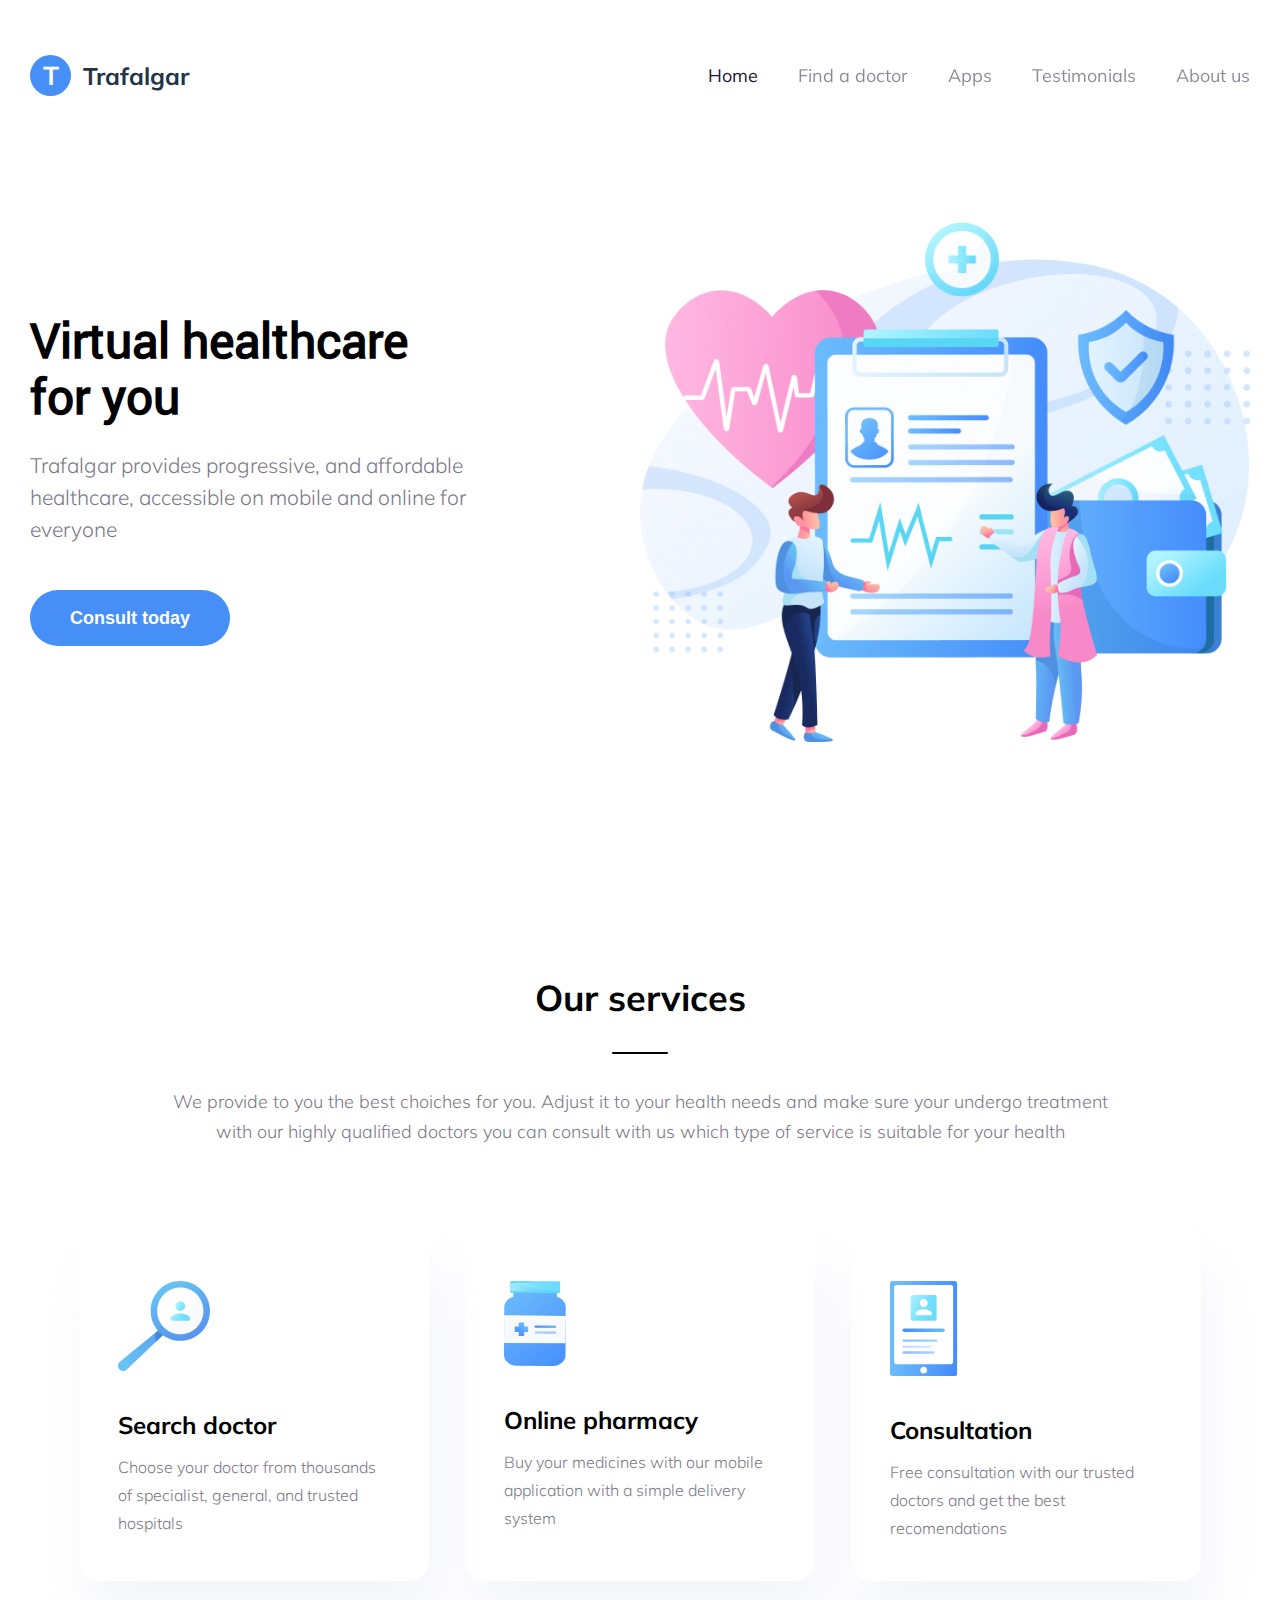
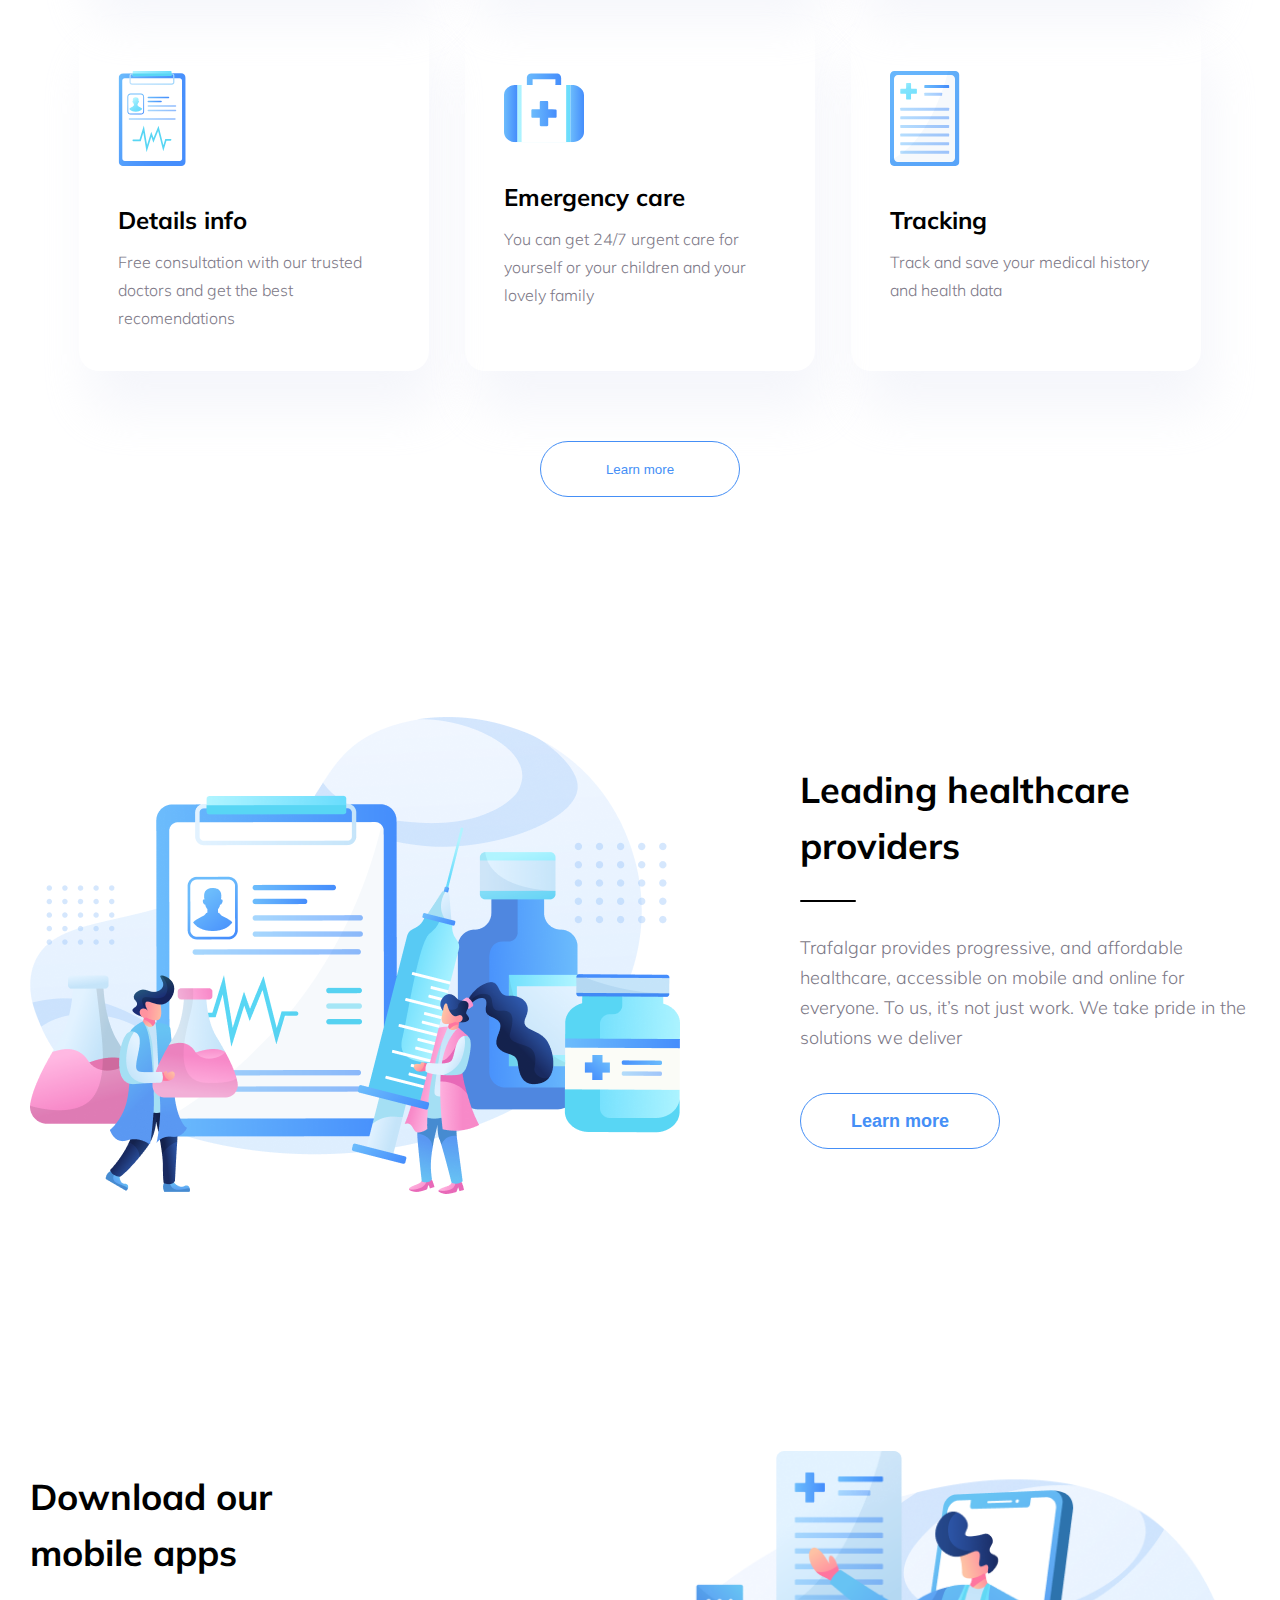
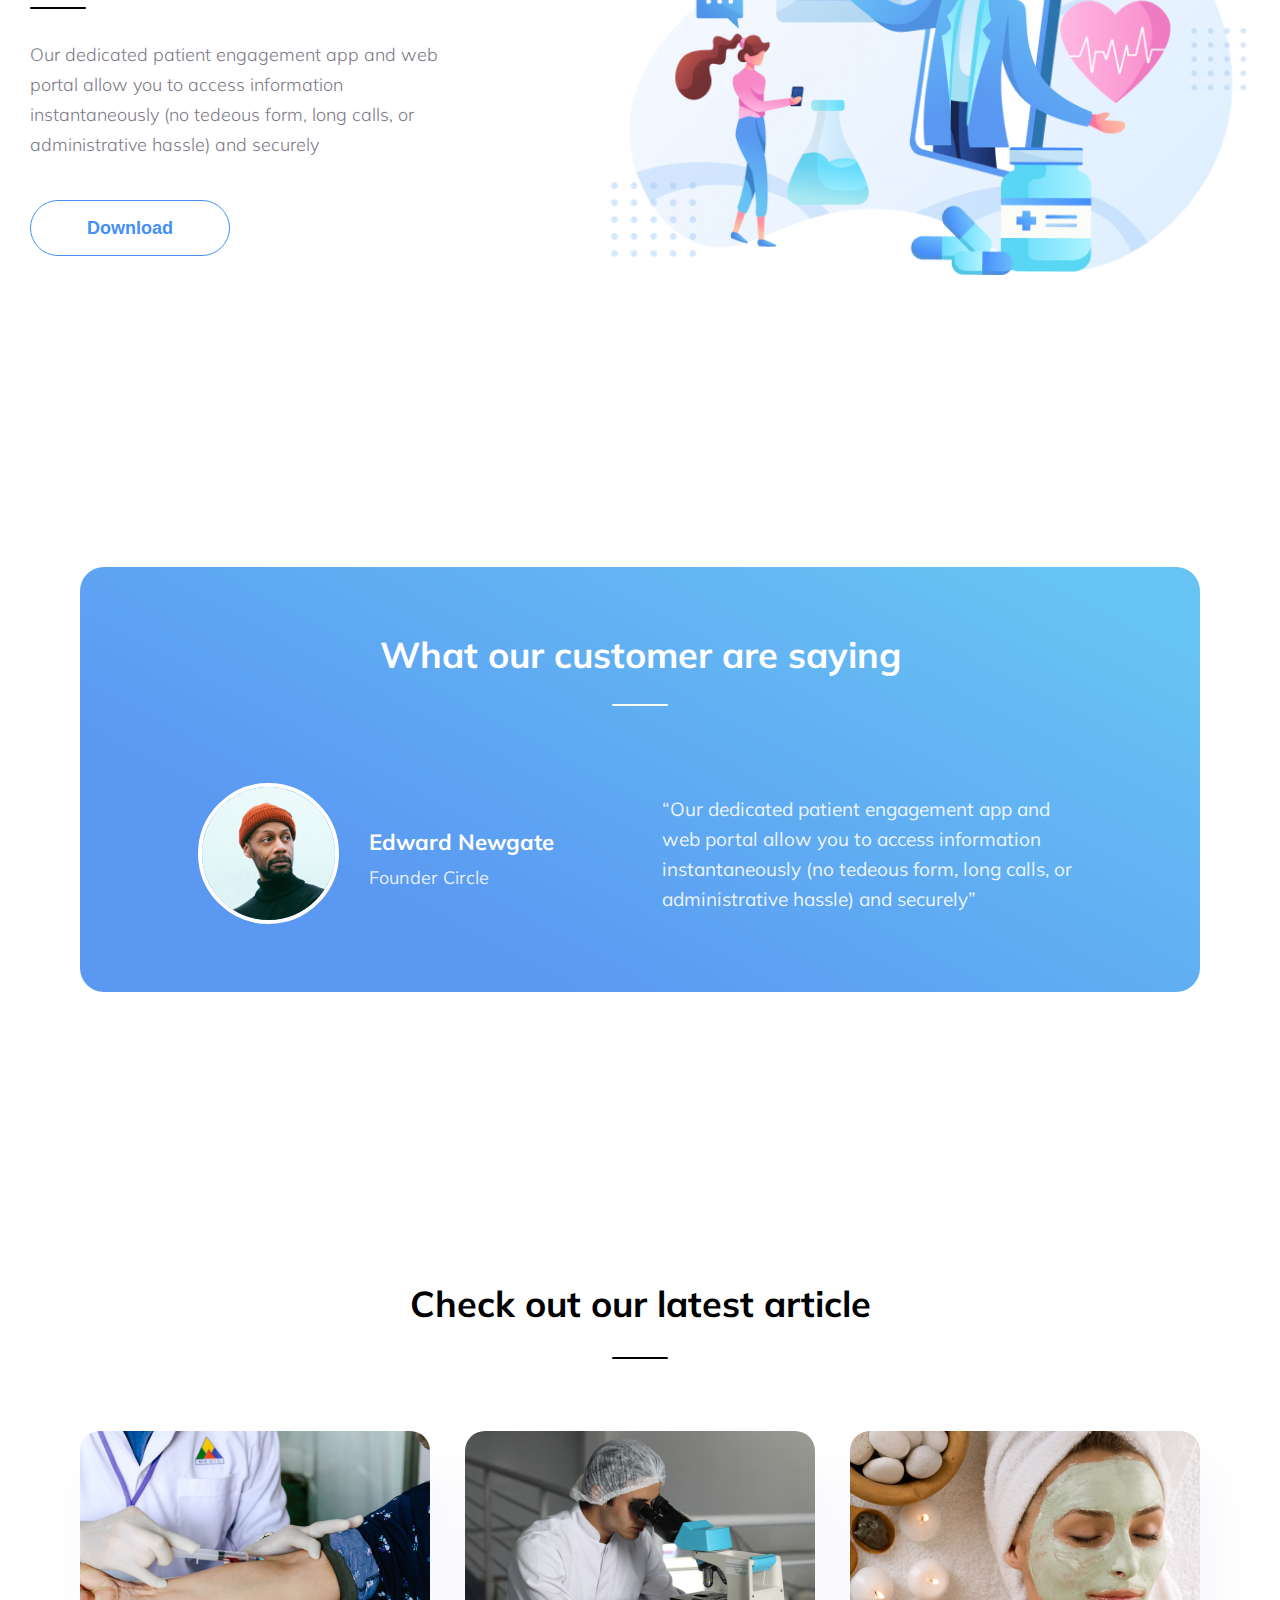
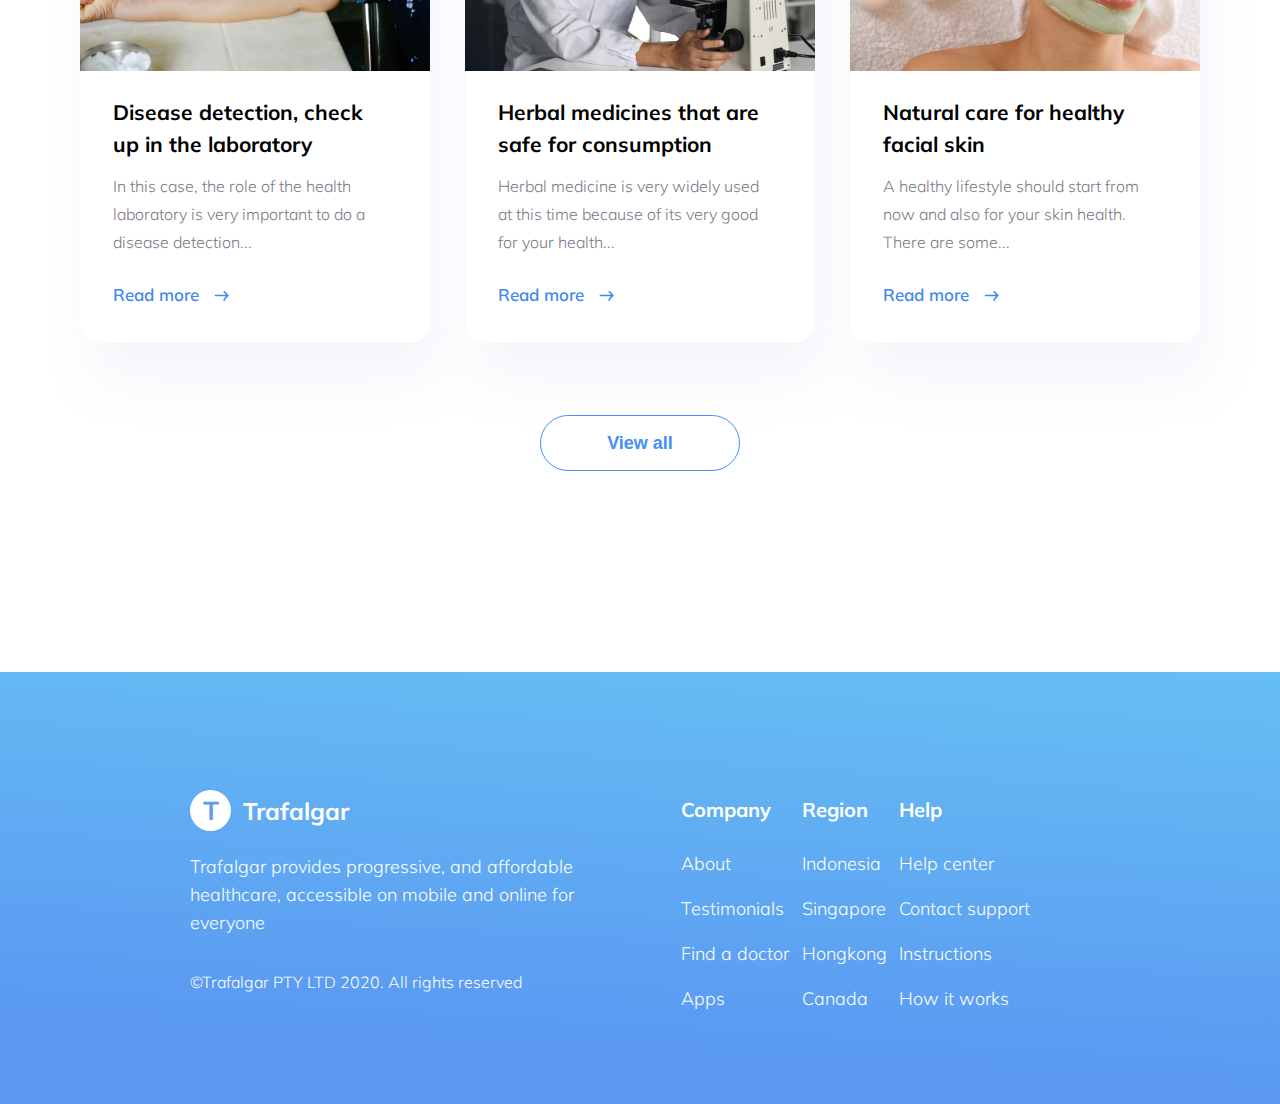
<file: index.html>
<!DOCTYPE html><html lang="en"><head><meta charset="UTF-8"><meta name="viewport" content="width=device-width, initial-scale=1.0"><title>Title</title><link rel="stylesheet" href="main.0b862749.css"><link rel="preconnect" href="https://fonts.gstatic.com"><link href="https://fonts.googleapis.com/css2?family=Mulish:ital,wght@0,200;0,300;0,400;0,500;0,600;0,700;0,800;0,900;1,200;1,300;1,400;1,500;1,600;1,700;1,800;1,900&display=swap" rel="stylesheet"></head><body> <header class="header"> <div class="header__logo"> <div class="header__icon"> <span class="header__t">T</span> </div> <p class="header__trafalgar">Trafalgar</p> </div> <nav class="header__nav"> <ul class="header__list"> <li class="header__item"> <a href="#" class="header__link"> Home </a> </li> <li class="header__item"> <a href="#" class="header__link"> Find a doctor </a> </li> <li class="header__item"> <a href="#" class="header__link"> Apps </a> </li> <li class="header__item"> <a href="#" class="header__link"> Testimonials </a> </li> <li class="header__item"> <a href="#" class="header__link"> About us </a> </li> </ul> </nav> <div class="header__menu"> <a href="#" class="header__link"> <img class="header__burger" alt="menu icon" src="menu.aebfe86c.svg">  </a> </div> </header> <main class="main"> <section class="healthcare"> <div class="healthcare__left"> <h1 class="healthcare__text"> Virtual healthcare for you </h1> <p class="healthcare__title"> Trafalgar provides progressive, and affordable healthcare, accessible on mobile and online for everyone </p> <button class="healthcare__button button" type="button"> Consult today </button> </div> <div class="healthcare__right"> </div> </section> <section class="services"> <h3 class="services__text"> Our services </h3> <p class="services__title"> We provide to you the best choiches for you. Adjust it to your health needs and make sure your undergo treatment with our highly qualified doctors you can consult with us which type of service is suitable for your health </p> <div class="services__catalog"> <div class="services__card"> <img src="doctor.0b1c87aa.svg" alt="icon"> <h4> Search doctor </h4> <p> Choose your doctor from thousands of specialist, general, and trusted hospitals </p> </div> <div class="services__card"> <img src="pharmacy.0dcab9a1.svg" alt="icon"> <h4> Online pharmacy </h4> <p> Buy your medicines with our mobile application with a simple delivery system </p> </div> <div class="services__card"> <img src="Consultation.331203a8.svg" alt="icon"> <h4> Consultation </h4> <p> Free consultation with our trusted doctors and get the best recomendations </p> </div> <div class="services__card"> <img src="detail.9ae621e6.svg" alt="icon"> <h4> Details info </h4> <p> Free consultation with our trusted doctors and get the best recomendations </p> </div> <div class="services__card"> <img src="care.3ba62c9b.svg" alt="icon"> <h4> Emergency care </h4> <p> You can get 24/7 urgent care for yourself or your children and your lovely family </p> </div> <div class="services__card"> <img src="Tracking.5bbfb4c1.svg" alt="icon"> <h4> Tracking </h4> <p> Track and save your medical history and health data </p> </div> </div> <button type="button" class="services__button button"> Learn more </button> </section> <section class="gallery"> <div class="gallery__wrapper"> <div class="gallery__container"> <div class="gallery__back"> </div> <div class="gallery__right"> <h3 class="gallery__text"> Leading healthcare providers </h3> <p class="gallery__title"> Trafalgar provides progressive, and affordable healthcare, accessible on mobile and online for everyone. To us, it’s not just work. We take pride in the solutions we deliver </p> <button type="button" class="gallery__button button"> Learn more </button> </div> </div> </div> <div class="gallery__wrapper"> <div class="gallery__container"> <div class="gallery__right gallery__right-small"> <h3 class="gallery__text"> Download our <br> mobile apps </h3> <p class="gallery__title"> Our dedicated patient engagement app and web portal allow you to access information instantaneously (no tedeous form, long calls, or administrative hassle) and securely </p> <button type="button" class="gallery__button button"> Download </button> </div> <div class="gallery__back gallery__back-new"> </div> </div> </div> </section> <section class="customer"> <div class="customer__container"> <h3 class="customer__text"> What our customer are saying </h3> <div class="customer__wrapper"> <div class="customer__info"> <img src="image 1.9bd51466.png" class="customer__photo" alt="Edward">  <div> <p class="customer__name">Edward Newgate</p> <p class="customer__founder">Founder Circle</p> </div> </div> <p class="customer__quote"> “Our dedicated patient engagement app and web portal allow you to access information instantaneously (no tedeous form, long calls, or administrative hassle) and securely” </p> </div> </div> </section> <section class="article"> <h3 class="article__header"> Check out our latest article </h3> <div class="article__catalog"> <div class="article__card"> <img src="1.8e6509ce.png" alt="photo" class="article__photo">  <div class="article__container"> <h4 class="article__text"> Disease detection, check up in the laboratory </h4> <p class="article__title"> In this case, the role of the health laboratory is very important to do a disease detection... </p> <a href="#" class="article__link"> Read more </a> </div> </div> <div class="article__card"> <img src="2.c75007f2.png" alt="photo" class="article__photo">  <div class="article__container"> <h4 class="article__text"> Herbal medicines that are safe for consumption </h4> <p class="article__title"> Herbal medicine is very widely used at this time because of its very good for your health... </p> <a href="#" class="article__link"> Read more </a> </div> </div> <div class="article__card"> <img src="3.3042ef33.png" alt="photo" class="article__photo">  <div class="article__container"> <h4 class="article__text"> Natural care for healthy facial skin </h4> <p class="article__title"> A healthy lifestyle should start from now and also for your skin health. There are some... </p> <a href="#" class="article__link"> Read more </a> </div> </div> </div> <button type="button" class="article__button button"> View all </button> </section> </main> <footer class="footer"> <div class="footer__description"> <div class="footer__logo"> <div class="footer__icon"> <span class="footer__t">T</span> </div> <p class="footer__trafalgar">Trafalgar</p> </div> <p class="footer__title"> Trafalgar provides progressive, and affordable healthcare, accessible on mobile and online for everyone </p> <p class="footer__data"> ©Trafalgar PTY LTD 2020. All rights reserved </p> </div> <div class="footer__nav"> <nav> <h3 class="footer__text">Company</h3> <ul class="footer__list"> <li class="footer__item"> <a class="footer__link" href="#"> About </a> </li> <li class="footer__item"> <a class="footer__link" href="#"> Testimonials </a> </li> <li class="footer__item"> <a class="footer__link" href="#"> Find a doctor </a> </li> <li class="footer__item"> <a class="footer__link" href="#"> Apps </a> </li> </ul> </nav> <nav> <h3 class="footer__text">Region</h3> <ul class="footer__list"> <li class="footer__item"> <a class="footer__link" href="#"> Indonesia </a> </li> <li class="footer__item"> <a class="footer__link" href="#"> Singapore </a> </li> <li class="footer__item"> <a class="footer__link" href="#"> Hongkong </a> </li> <li class="footer__item"> <a class="footer__link" href="#"> Canada </a> </li> </ul> </nav> <nav> <h3 class="footer__text">Help</h3> <ul class="footer__list"> <li class="footer__item"> <a class="footer__link" href="#"> Help center </a> </li> <li class="footer__item"> <a class="footer__link" href="#"> Contact support </a> </li> <li class="footer__item"> <a class="footer__link" href="#"> Instructions </a> </li> <li class="footer__item"> <a class="footer__link" href="#"> How it works </a> </li> </ul> </nav> </div> </footer> <script type="text/javascript" src="main.b2b0b56a.js"></script> </body></html>
</file>
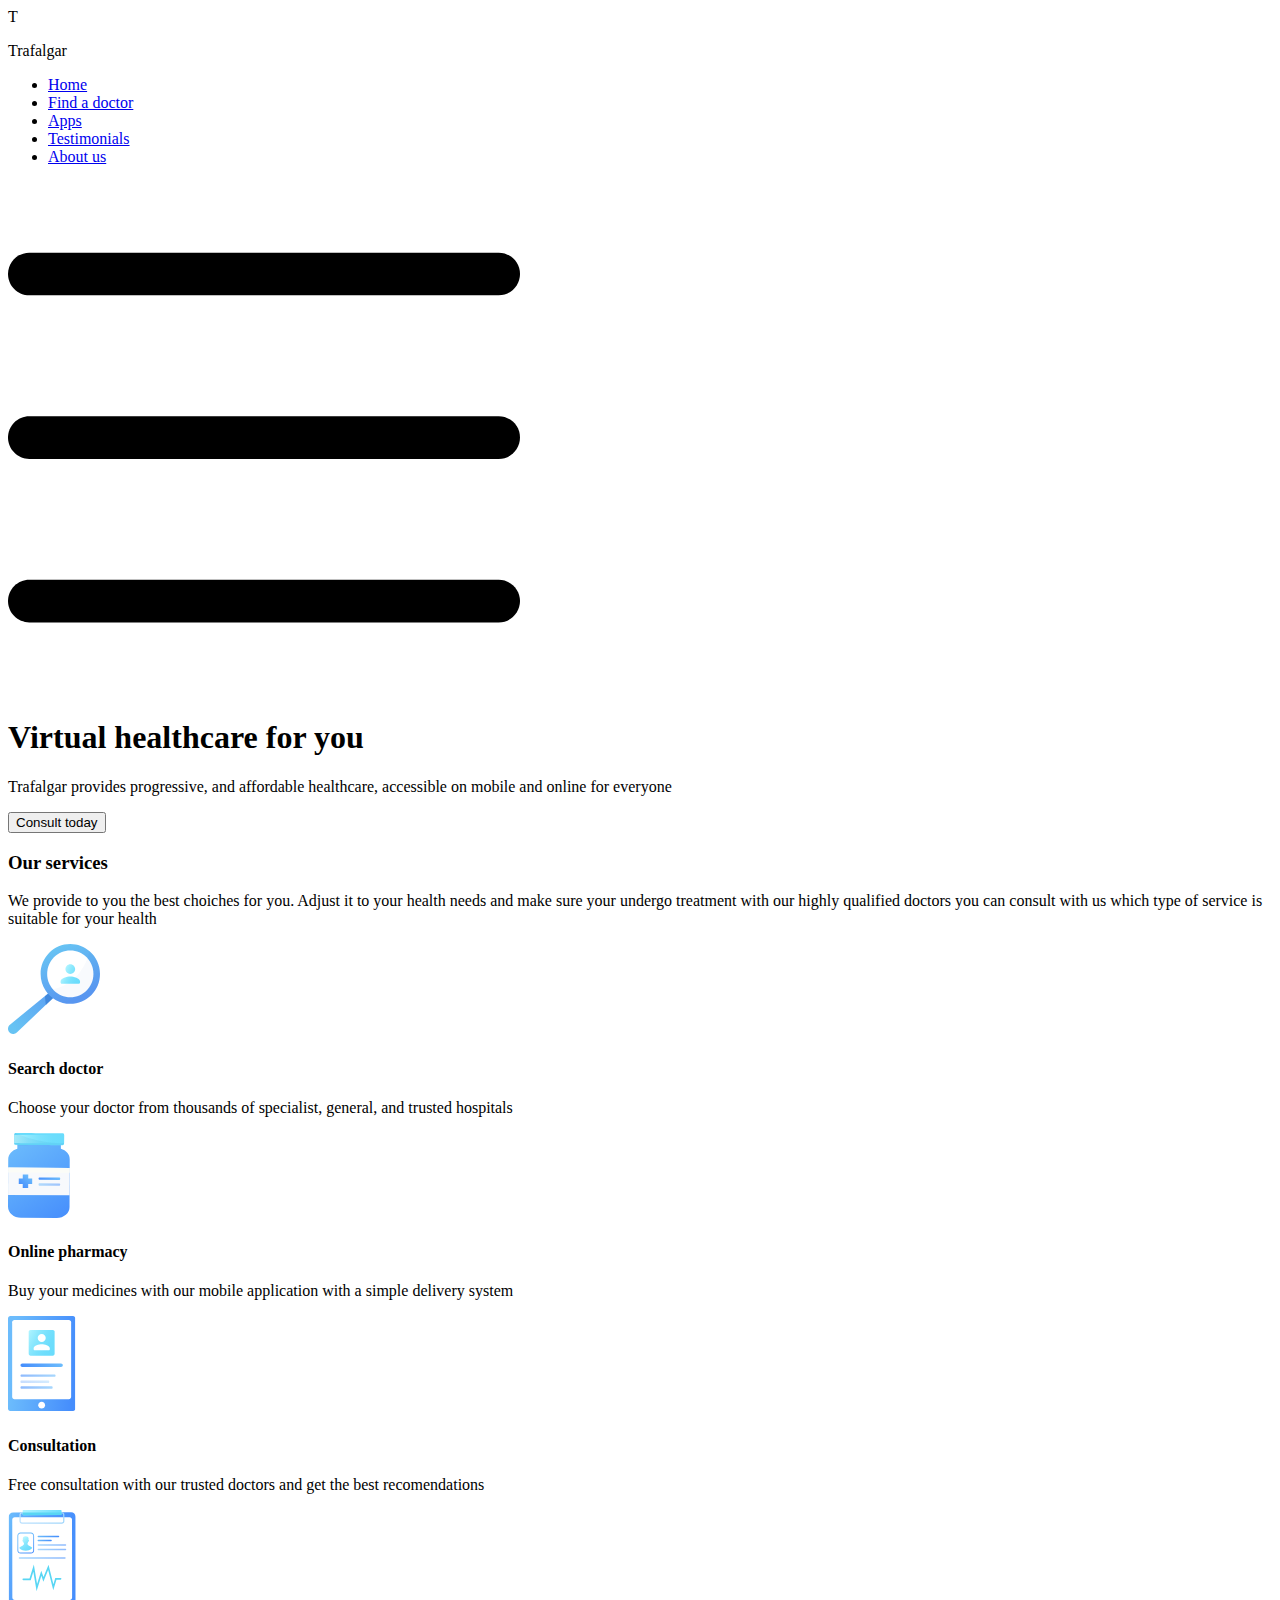
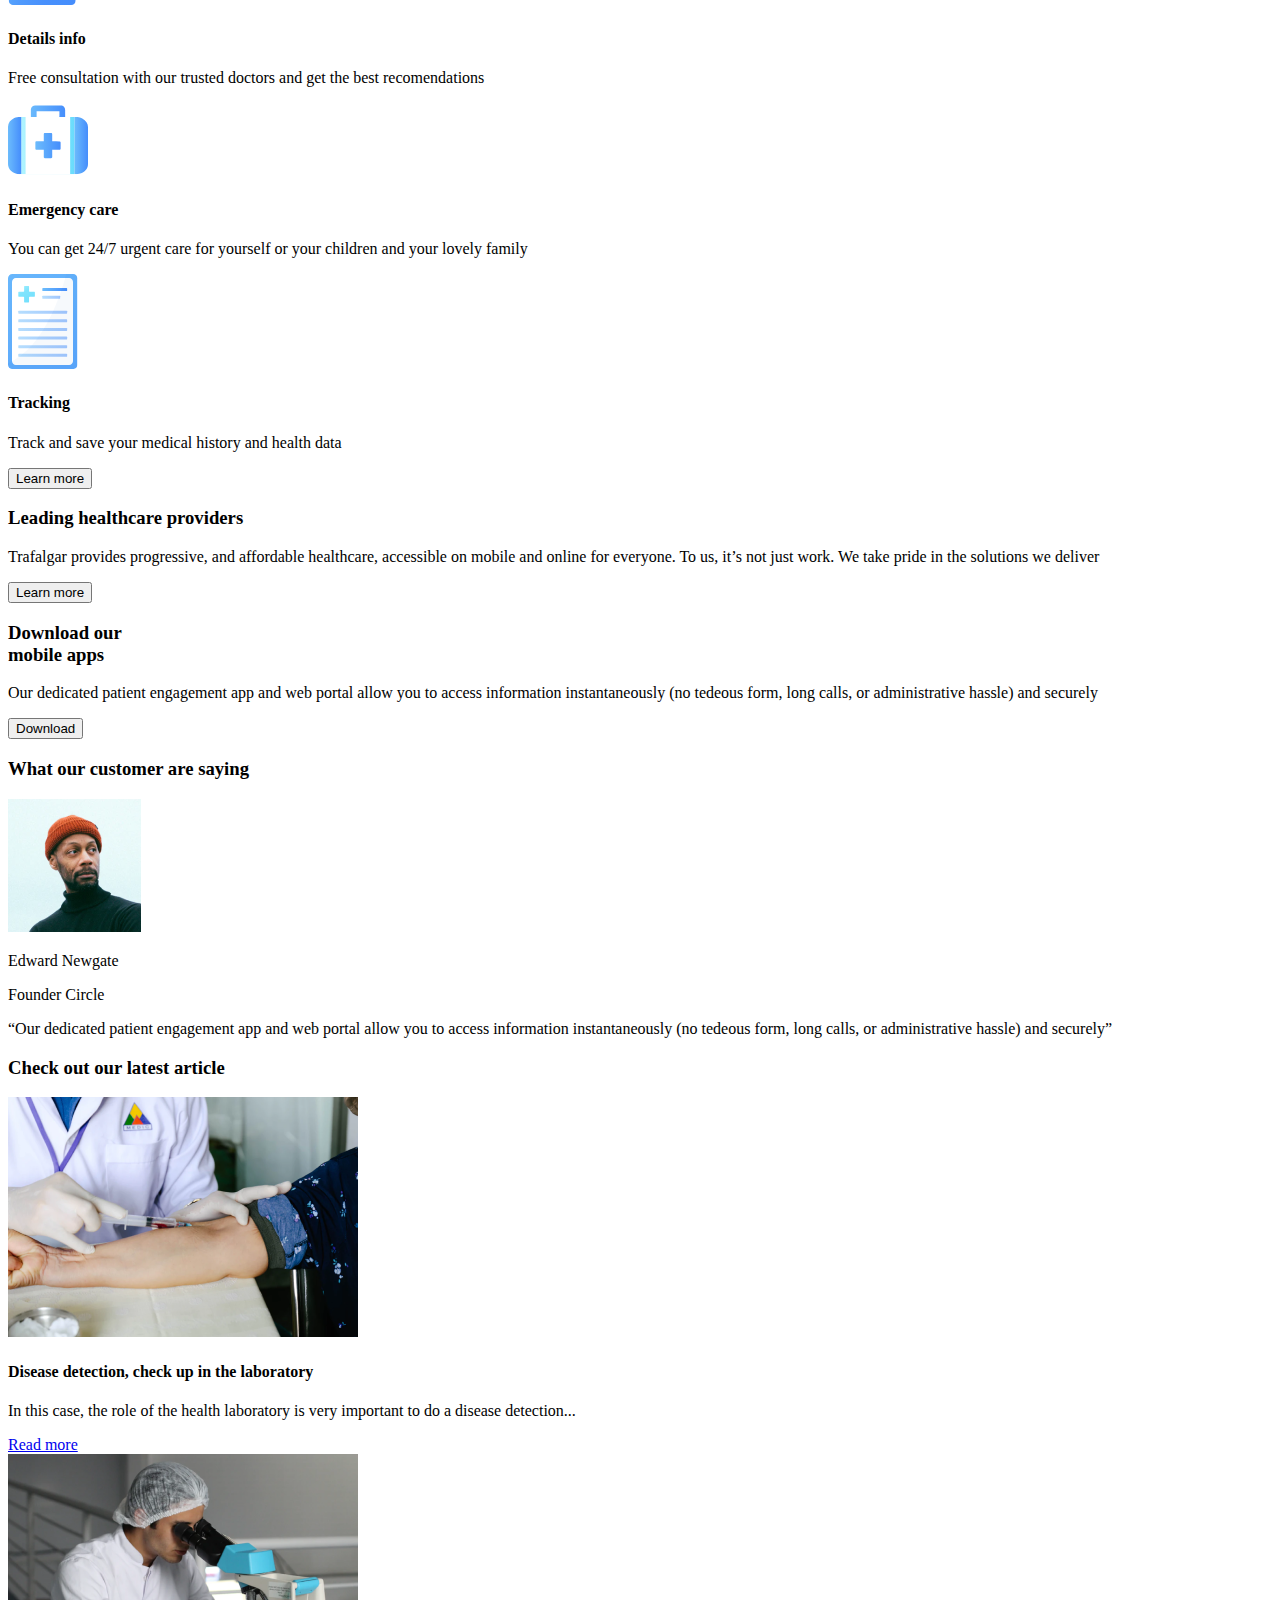
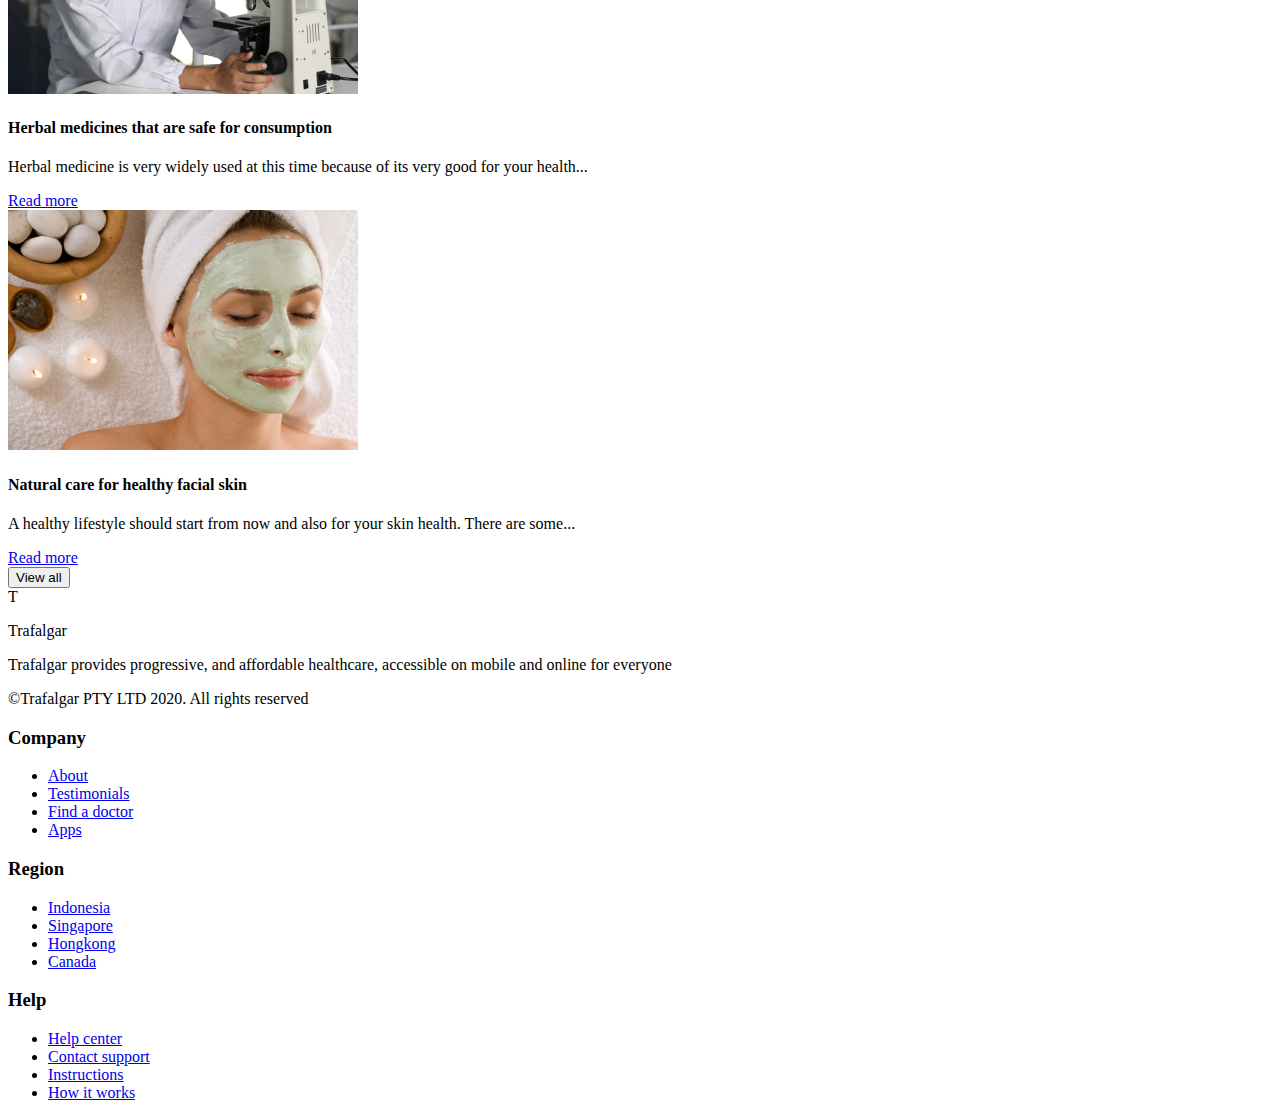
<file: src/index.html>
<!DOCTYPE html>
<html lang="en">
  <head>
    <meta charset="UTF-8">
    <meta name="viewport" content="width=device-width, initial-scale=1.0">
    <title>Title</title>
    <link rel="stylesheet" href="./styles/main.scss">
    <link rel="preconnect" href="https://fonts.gstatic.com">
    <link href="https://fonts.googleapis.com/css2?family=Mulish:ital,wght@0,200;0,300;0,400;0,500;0,600;0,700;0,800;0,900;1,200;1,300;1,400;1,500;1,600;1,700;1,800;1,900&display=swap" rel="stylesheet">
  </head>
  <body>

    <header class="header">
      <div class="header__logo">
        <div class="header__icon">
          <span class="header__t">T</span>
        </div>
        <p class="header__trafalgar">Trafalgar</p>
      </div>

      <nav class="header__nav">
        <ul class="header__list">
          <li class="header__item">
            <a href="#" class="header__link">
              Home
            </a>
          </li>
          <li class="header__item">
            <a href="#" class="header__link">
              Find a doctor
            </a>
          </li>
          <li class="header__item">
            <a href="#" class="header__link">
              Apps
            </a>
          </li>
          <li class="header__item">
            <a href="#" class="header__link">
              Testimonials
            </a>
          </li>
          <li class="header__item">
            <a href="#" class="header__link">
              About us
            </a>
          </li>
        </ul>
      </nav>

      <div class="header__menu">
        <a href="#" class="header__link">
          <img
            class="header__burger"
            alt="menu icon"
            src="./images/icon/menu.svg"
          >
          </img>
        </a>
      </div>

    </header>

    <main class="main">
      <section class="healthcare">
        <div class="healthcare__left">
          <h1 class="healthcare__text">
            Virtual healthcare for you
          </h1>
          <p class="healthcare__title">
            Trafalgar provides progressive, and affordable
            healthcare, accessible on mobile and online
            for everyone
          </p>
          <button class="healthcare__button button" type="button">
            Consult today
          </button>
        </div>

        <div class="healthcare__right">
        </div>
      </section>

      <section class="services">
        <h3 class="services__text">
          Our services
        </h3>
        <p class="services__title">
          We provide to you the best choiches for you. Adjust it to your
          health needs and make sure your undergo treatment with our highly
          qualified doctors you can consult with us which type of service is
          suitable for your health
        </p>

        <div class="services__catalog">
          <div class="services__card">
            <img src="./images/icon/doctor.svg" alt="icon"></img>
            <h4>
              Search doctor
            </h4>
            <p>
              Choose your doctor from thousands of specialist,
              general, and trusted hospitals
            </p>
          </div>

          <div class="services__card">
            <img src="./images/icon/pharmacy.svg" alt="icon"></img>
            <h4>
              Online pharmacy
            </h4>
            <p>
              Buy your medicines with our mobile
              application with a simple delivery system
            </p>
          </div>

          <div class="services__card">
            <img src="./images/icon/Consultation.svg" alt="icon"></img>
            <h4>
              Consultation
            </h4>
            <p>
              Free consultation with our trusted doctors
              and get the best recomendations
            </p>
          </div>

          <div class="services__card">
            <img src="./images/icon/detail.svg" alt="icon"></img>
            <h4>
              Details info
            </h4>
            <p>
              Free consultation with our trusted doctors
              and get the best recomendations
            </p>
          </div>

          <div class="services__card">
            <img src="./images/icon/care.svg" alt="icon"></img>
            <h4>
              Emergency care
            </h4>
            <p>
              You can get 24/7 urgent care for yourself
              or your children and your lovely family
            </p>
          </div>

          <div class="services__card">
            <img src="./images/icon/Tracking.svg" alt="icon"></img>
            <h4>
              Tracking
            </h4>
            <p>
              Track and save your medical history and health data
            </p>
          </div>
        </div>

        <button type="button" class="services__button button">
          Learn more
        </button>

      </section>

      <section class="gallery">
        <div class="gallery__wrapper">
          <div class="gallery__container">
            <div class="gallery__back">
            </div>
            <div class="gallery__right">
              <h3 class="gallery__text">
                Leading healthcare providers
              </h3>
              <p class="gallery__title">
                Trafalgar provides progressive, and affordable
                healthcare, accessible on mobile and online for
                everyone. To us, it’s not just work. We take pride
                in the solutions we deliver
              </p>
              <button type="button" class="gallery__button button">
                Learn more
              </button>
            </div>
          </div>
        </div>

        <div class="gallery__wrapper">
          <div class="gallery__container">
            <div class="gallery__right gallery__right-small">
              <h3 class="gallery__text">
                Download our
                <br>
                mobile apps
              </h3>
              <p class="gallery__title">
                Our dedicated patient engagement app and
                web portal allow you to access information
                instantaneously (no tedeous form, long calls,
                or administrative hassle) and securely
              </p>
              <button type="button" class="gallery__button button">
                Download
              </button>
            </div>
            <div class="gallery__back gallery__back-new">
            </div>
          </div>
        </div>
      </section>

      <section class="customer">
        <div class="customer__container">
          <h3 class="customer__text">
            What our customer are saying
          </h3>
          <div class="customer__wrapper">
            <div class="customer__info">
              <img
                src="./images/image 1.png"
                class="customer__photo"
                alt="Edward"
              >
              </img>
              <div>
                <p class="customer__name">Edward Newgate</p>
                <p class="customer__founder">Founder Circle</p>
              </div>
            </div>

            <p class="customer__quote">
              “Our dedicated patient engagement app and
              web portal allow you to access information
              instantaneously (no tedeous form, long calls,
              or administrative hassle) and securely”
            </p>

          </div>
        </div>
      </section>

      <section class="article">
        <h3 class="article__header">
          Check out our latest article
        </h3>
        <div class="article__catalog">
          <div class="article__card">
            <img
              src="./images/catalog/1.png"
              alt="photo"
              class="article__photo"
            >
            </img>
            <div class="article__container">
              <h4 class="article__text">
                Disease detection, check up in the laboratory
              </h4>
              <p class="article__title">
                In this case, the role of the health laboratory
                is very important to do a disease detection...
              </p>
              <a href="#" class="article__link">
                Read more
              </a>
            </div>
          </div>

          <div class="article__card">
            <img
              src="./images/catalog/2.png"
              alt="photo"
              class="article__photo"
            >
            </img>
            <div class="article__container">
              <h4 class="article__text">
                Herbal medicines that are safe for consumption
              </h4>
              <p class="article__title">
                Herbal medicine is very widely used at this
                time because of its very good for your health...
              </p>
              <a href="#" class="article__link">
                Read more
              </a>
            </div>
          </div>

          <div class="article__card">
            <img
              src="./images/catalog/3.png"
              alt="photo"
              class="article__photo"
            >
            </img>
            <div class="article__container">
              <h4 class="article__text">
                Natural care for healthy facial skin
              </h4>
              <p class="article__title">
                A healthy lifestyle should start from now
                and also for your skin health. There are some...
              </p>
              <a href="#" class="article__link">
                Read more
              </a>
            </div>
          </div>

        </div>

        <button type="button" class="article__button button">
          View all
        </button>
      </section>
    </main>

    <footer class="footer">
      <div class="footer__description">
        <div class="footer__logo">
          <div class="footer__icon">
            <span class="footer__t">T</span>
          </div>
          <p class="footer__trafalgar">Trafalgar</p>
        </div>
        <p class="footer__title">
          Trafalgar provides progressive, and affordable
          healthcare, accessible on mobile and online for everyone
        </p>
        <p class="footer__data">
          ©Trafalgar PTY LTD 2020. All rights reserved
        </p>
      </div>

      <div class="footer__nav">
        <nav>
          <h3 class="footer__text">Company</h3>
          <ul class="footer__list">
            <li class="footer__item">
              <a class="footer__link" href="#">
                About
              </a>
            </li>
            <li class="footer__item">
              <a class="footer__link" href="#">
                Testimonials
              </a>
            </li>
            <li class="footer__item">
              <a class="footer__link" href="#">
                Find a doctor
              </a>
            </li>
            <li class="footer__item">
              <a class="footer__link" href="#">
                Apps
              </a>
            </li>
          </ul>
        </nav>

        <nav>
          <h3 class="footer__text">Region</h3>
          <ul class="footer__list">
            <li class="footer__item">
              <a class="footer__link" href="#">
                Indonesia
              </a>
            </li>
            <li class="footer__item">
              <a class="footer__link" href="#">
                Singapore
              </a>
            </li>
            <li class="footer__item">
              <a class="footer__link" href="#">
                Hongkong
              </a>
            </li>
            <li class="footer__item">
              <a class="footer__link" href="#">
                Canada
              </a>
            </li>
          </ul>
        </nav>

        <nav>
          <h3 class="footer__text">Help</h3>
          <ul class="footer__list">
            <li class="footer__item">
              <a class="footer__link" href="#">
                Help center
              </a>
            </li>
            <li class="footer__item">
              <a class="footer__link" href="#">
                Contact support
              </a>
            </li>
            <li class="footer__item">
              <a class="footer__link" href="#">
                Instructions
              </a>
            </li>
            <li class="footer__item">
              <a class="footer__link" href="#">
                How it works
              </a>
            </li>
          </ul>
        </nav>
      </div>
    </footer>

    <script type="text/javascript" src="scripts/main.js"></script>
  </body>
</html>
</file>
<file: main.0b862749.css>
h1{font-family:Roboto,sans-serif;font-weight:400}@font-face{font-family:Roboto;src:url(Roboto-Regular-webfont.1b7be813.woff) format("woff");font-weight:400;font-style:normal}.header{max-width:1260px;margin:55px auto 0;justify-content:space-between;padding:0 20px}.header,.header__icon,.header__logo{display:flex;align-items:center}.header__icon{width:41px;height:41px;justify-content:center;background:#458ff6;border-radius:50%}.header__t{font-weight:700;font-size:26px;line-height:33px;color:#fff}.header__trafalgar{margin-left:12px;font-weight:700;font-size:24px;line-height:30px;color:#233348}.header__list{list-style:none;display:flex}.header__item{margin-left:40px;transition-duration:.5s}.header__item:hover{transform:scale(1.2)}.header__item:first-child{margin:0}.header__item:first-child .header__link{opacity:1}.header__link{text-decoration:none;font-size:18px;line-height:23px;color:#1f1534;opacity:.5}.header__link:hover{opacity:1}.header__menu{display:none;cursor:pointer;transition-duration:.5s;padding:15px}.header__menu:hover{transform:scale(1.3)}.header__burger{width:30px;height:30px}@media screen and (max-width:800px){.header__item{margin-left:20px}}@media screen and (max-width:650px){.header__nav{display:none}.header__menu{display:block}}.healthcare{display:flex;justify-content:space-between;gap:50px;align-items:center}.healthcare__left{width:445px}.healthcare__text{font-weight:700;font-size:48px;line-height:56px;color:#000;margin-bottom:25px}.healthcare__title{font-weight:300;font-size:21px;line-height:32px;color:#7d7987;margin-bottom:45px}.healthcare__button{background:#458ff6;font-weight:700;font-size:18px;border:none;color:#fff}.healthcare__button:hover{color:#458ff6;background-color:#fff;border:2px solid #458ff6}.healthcare__right{width:50%;height:598px;background-image:url(1.9801d0f0.png);background-position:50%;background-repeat:no-repeat;background-size:contain}@media screen and (max-width:1000px){.healthcare{flex-direction:column}.healthcare__left{text-align:center;margin-bottom:40px;max-width:445px;width:100%}.healthcare__right{height:400px;width:100%}}@media screen and (max-width:500px){.healthcare__right{height:300px}}.services{text-align:center;margin-top:192px}.services__text{font-weight:700;font-size:36px;line-height:56px;margin-bottom:33px;display:flex;flex-direction:column;align-items:center}.services__text:after{content:"";display:block;width:56px;height:2px;margin-top:26px;background:#000;border-radius:5px}.services__title{display:inline-block;max-width:940px;font-weight:300;font-size:18px;line-height:30px;color:#7d7987;margin-bottom:80px}.services__catalog{display:flex;justify-content:center;flex-wrap:wrap;gap:36px}.services__card{width:350px;height:354px;padding:54px 45px 47px 39px;text-align:left;box-shadow:10px 40px 50px rgba(229,233,246,.4);border-radius:20px;transition-duration:.5s}.services__card>h4{font-weight:700;font-size:24px;line-height:56px;margin-top:22px}.services__card>p{font-weight:300;font-size:16px;line-height:28px;color:#7d7987}.services__card:hover{transform:scale(1.1);box-shadow:10px 20px 20px rgba(77,77,77,.4)}.services__button{border:1.4px solid #458ff6;border-radius:55px;background-color:#fff;color:#458ff6;margin-top:70px}.services__button:hover{background-color:#458ff6;color:#fff}@media screen and (max-width:600px){.services__card{text-align:center}}@media screen and (max-width:400px){.services__card{text-align:center;padding:25px;height:auto}}.gallery{margin-top:220px;display:flex;flex-direction:column;gap:230px}.gallery__container{display:flex;justify-content:space-between;align-items:center;gap:50px}.gallery__back{width:650px;height:477px;background-image:url(photo1.85d2e6e4.png);background-repeat:no-repeat;background-position:50%;background-size:contain}.gallery__back-new{background-image:url(photo2.cf3afb85.png)}.gallery__right{width:450px}.gallery__right-small{width:420px}.gallery__text{font-weight:700;font-size:36px;line-height:56px;margin-bottom:31px}.gallery__text:after{content:"";display:block;width:56px;height:2px;margin-top:26px;background:#000;border-radius:10px}.gallery__title{font-weight:300;font-size:18px;line-height:30px;color:#7d7987;margin-bottom:40px}.gallery__button{border:1.4px solid #458ff6;font-weight:700;font-size:18px;color:#458ff6;background-color:#fff}.gallery__button:hover{color:#fff;background-color:#458ff6}@media screen and (max-width:1000px){.gallery__container,.gallery__text{flex-direction:column}.gallery__text{display:flex;align-items:center}.gallery__right{order:1;text-align:center;max-width:450px;width:100%}.gallery__back{order:2;max-width:500px;width:100%;height:300px}}.customer{display:flex;justify-content:center;margin-top:266px}.customer__container{max-width:1120px;width:100%;height:425px;background:linear-gradient(208.18deg,#67c3f3 9.05%,#5a98f2 76.74%);border-radius:24px;padding:64px 118px 89px}.customer__text{font-weight:700;font-size:36px;line-height:48px;color:#fff;display:flex;flex-direction:column;align-items:center;margin-bottom:77px}.customer__text:after{content:"";display:block;width:56px;height:2px;margin-top:25px;background:#fff;border-radius:6px}.customer__wrapper{justify-content:space-between}.customer__info,.customer__wrapper{display:flex;align-items:center}.customer__photo{border:4px solid #fff;border-radius:50%;margin-right:30px;transition-duration:.5s}.customer__photo:hover{transform:scale(1.2);box-shadow:5px 5px 15px #414040}.customer__name{font-weight:700;font-size:22px;line-height:48px;color:#fff}.customer__founder{font-size:18px;color:hsla(0,0%,100%,.85)}.customer__quote{display:inline-block;width:420px;font-size:19px;line-height:30px;color:hsla(0,0%,100%,.9)}@media screen and (max-width:1200px){.customer__container{padding:50px}}@media screen and (max-width:1000px){.customer__container{padding:25px;height:auto}.customer__text{margin-bottom:25px;text-align:center}.customer__wrapper{flex-direction:column}.customer__info{margin-bottom:25px}.customer__quote{max-width:420px;width:100%}}@media screen and (max-width:450px){.customer__info{flex-direction:column}.customer__photo{margin:0 0 20px}}.article{margin-top:284px}.article,.article__header{display:flex;flex-direction:column;align-items:center}.article__header{font-weight:700;font-size:36px;line-height:56px;margin-bottom:72px}.article__header:after{content:"";display:block;width:56px;height:2px;margin-top:25px;background:#000;border-radius:5px}.article__catalog{display:flex;justify-content:center;gap:35px}.article__card{max-width:350px;width:100%;height:512px;background:#fff;overflow:hidden;box-shadow:10px 40px 50px rgba(229,233,246,.4);border-radius:20px;transition-duration:.5s}.article__card:hover{transform:scale(1.1);box-shadow:5px 5px 50px rgba(10,10,10,.4)}.article__photo{width:100%}.article__container{padding:21px 51px 35px 33px}.article__text{font-weight:700;font-size:21px;line-height:32px;margin-bottom:12px}.article__title{font-weight:300;font-size:16px;line-height:28px;color:#7d7987;margin-bottom:25px}.article__link{text-decoration:none;font-weight:600;font-size:17px;line-height:28px;color:#4089ed}.article__link:after{content:"";display:inline-block;background-image:url(arrow.d497f602.svg);width:15px;height:10px;margin-left:10px}.article__button{border:1.4px solid #458ff6;background-color:#fff;font-weight:700;font-size:18px;color:#458ff6;margin-top:72px}.article__button:hover{transform:scale(1.2);background-color:#458ff6;color:#fff}@media screen and (max-width:1200px){.article__header{text-align:center}.article__catalog{flex-wrap:wrap}.article__card{height:auto;margin-bottom:20px}}.footer{max-width:1600px;width:100%;height:432px;background:linear-gradient(183.41deg,#67c3f3 -8.57%,#5a98f2 82.96%);margin:201px auto 0;display:flex;justify-content:space-between;gap:100px;padding:118px 250px 113px 190px}.footer__icon,.footer__logo{display:flex;align-items:center}.footer__icon{width:41px;height:41px;border-radius:50%;background-color:#fff;justify-content:center}.footer__t{font-weight:700;font-size:26px;color:#5b9bf3}.footer__trafalgar{font-weight:700;font-size:24px;margin-left:12px;color:#fff}.footer__title{width:391px;font-size:18px;margin:22px 0 31px}.footer__data,.footer__title{font-weight:300;line-height:28px;color:#fff}.footer__data{font-size:16px}.footer__text{font-weight:700;font-size:20px;line-height:40px;color:#fff}.footer__list{list-style:none}.footer__item{margin-top:22px}.footer__link{font-weight:300;font-size:18px;color:#fff;text-decoration:none}.footer__nav{display:flex;justify-content:space-between;flex-grow:1}@media screen and (max-width:1200px){.footer{padding:50px}}@media screen and (max-width:1000px){.footer{gap:50px;height:auto;margin-top:100px}}@media screen and (max-width:900px){.footer{flex-direction:column;align-items:center;justify-content:center}.footer__description{order:2}.footer__nav{width:100%}}@media screen and (max-width:450px){.footer{padding:20px}.footer__title{width:auto}.footer__text{font-size:16px}.footer__link{font-size:14px}}*{margin:0;padding:0;box-sizing:border-box}body{background:#fff;font-family:Mulish,sans-serif}.button{min-width:200px;height:56px;border-radius:55px;padding:0 10px;outline:none;cursor:pointer;transition-duration:.5s}.button:hover{transform:scale(1.1)}.main{max-width:1260px;margin:84px auto 0;padding:0 20px}
/*# sourceMappingURL=main.0b862749.css.map */
</file>
